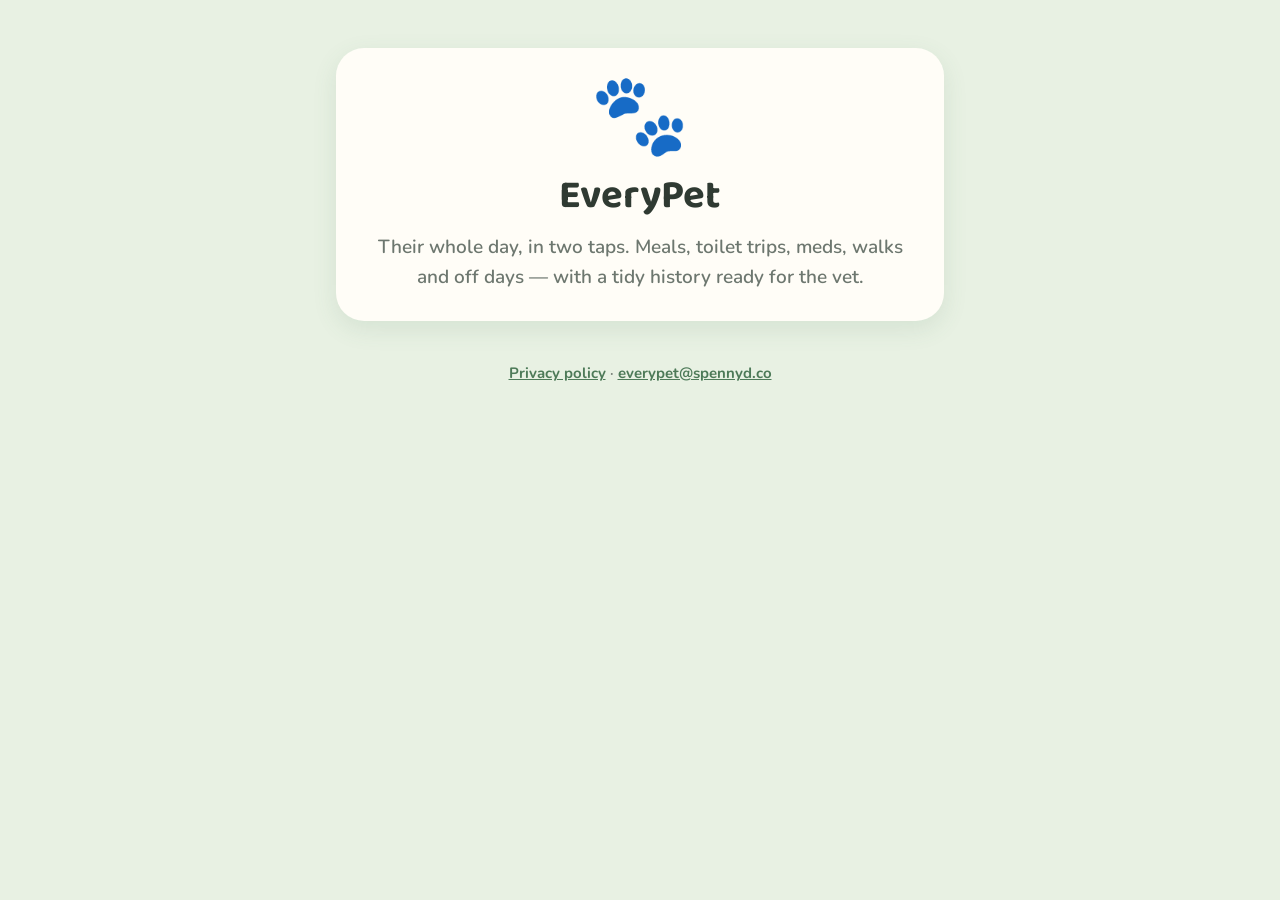
<file: index.html>
<!doctype html>
<html lang="en-GB">
  <head>
    <meta charset="utf-8" />
    <meta name="viewport" content="width=device-width, initial-scale=1" />
    <title>EveryPet</title>
    <meta name="description" content="Track your pet's day in two taps — meals, toilet trips, meds, walks and off days." />
    <link rel="icon" href="favicon.png" />
    <link rel="stylesheet" href="style.css" />
  </head>
  <body>
    <main>
      <div class="card center">
        <div class="hero">🐾</div>
        <h1>EveryPet</h1>
        <p class="lead">
          Their whole day, in two taps. Meals, toilet trips, meds, walks and off days — with a tidy history ready for
          the vet.
        </p>
      </div>
      <footer>
        <a href="privacy/">Privacy policy</a> ·
        <a href="mailto:everypet@spennyd.co">everypet@spennyd.co</a>
      </footer>
    </main>
  </body>
</html>
</file>
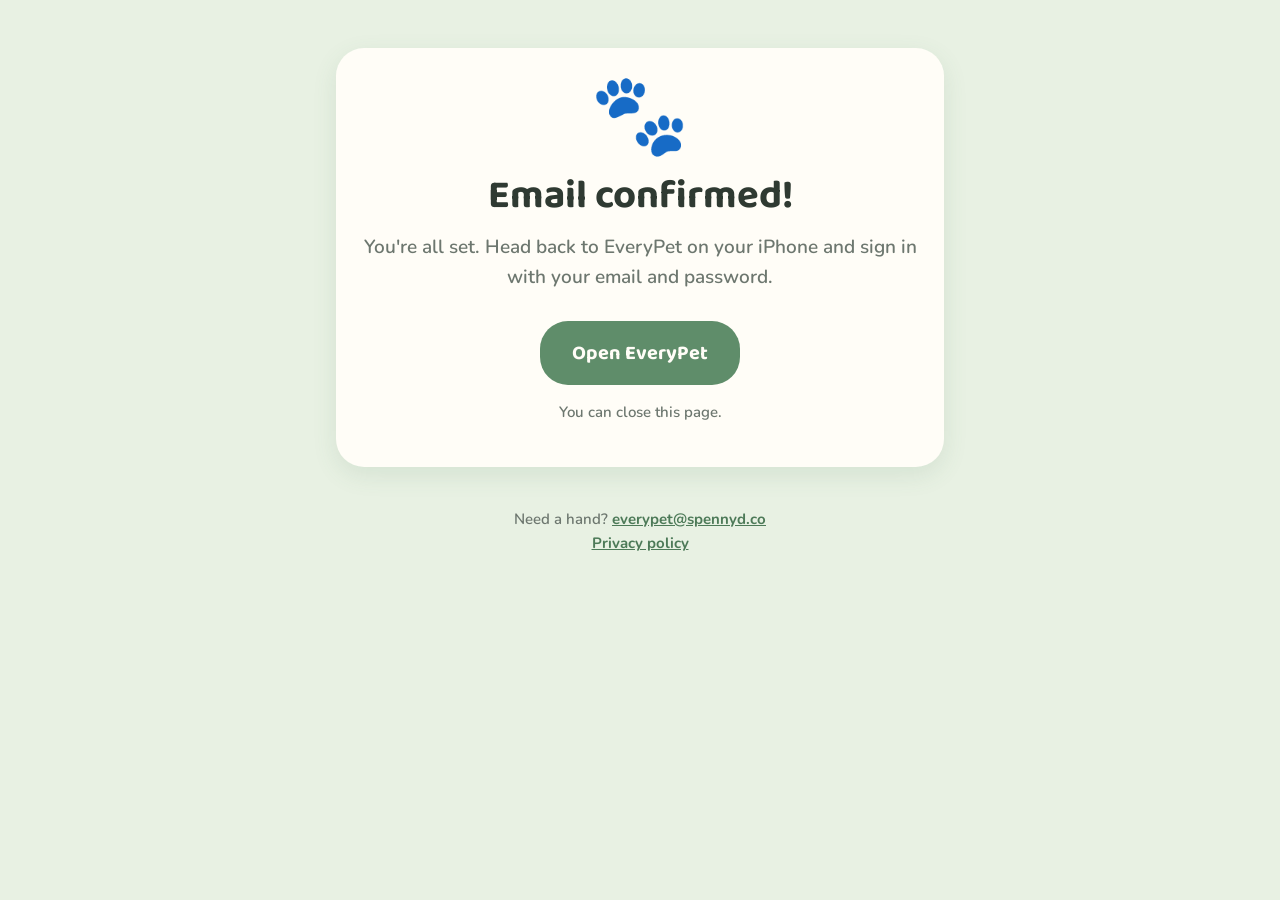
<file: confirmed/index.html>
<!doctype html>
<html lang="en-GB">
  <head>
    <meta charset="utf-8" />
    <meta name="viewport" content="width=device-width, initial-scale=1" />
    <meta name="referrer" content="no-referrer" />
    <meta name="robots" content="noindex" />
    <title>Email confirmed · EveryPet</title>
    <link rel="icon" href="../favicon.png" />
    <link rel="stylesheet" href="../style.css" />
    <script>
      // The confirmation link arrives with a sign-in token (or an error) in
      // the address. The app doesn't need it here, so drop it from the
      // address bar and history before anything else happens.
      (function () {
        var raw = (location.hash || '').replace(/^#/, '') + '&' + (location.search || '').replace(/^\?/, '');
        var params = new URLSearchParams(raw);
        window.everypetLinkFailed = params.has('error') || params.has('error_code');
        if (location.hash || location.search) {
          history.replaceState(null, '', location.pathname);
        }
      })();
    </script>
  </head>
  <body>
    <main>
      <div class="card center" id="ok">
        <div class="hero">🐾</div>
        <h1>Email confirmed!</h1>
        <p class="lead">You're all set. Head back to EveryPet on your iPhone and sign in with your email and password.</p>
        <a class="button" href="pawlog://">Open EveryPet</a>
        <p class="small">You can close this page.</p>
      </div>

      <div class="card center" id="failed" hidden>
        <div class="hero">🙈</div>
        <h1>That link has expired</h1>
        <p class="lead">Confirmation links only work once, and not forever.</p>
        <div class="notice">
          If you've already confirmed, just sign in to EveryPet. If not, create your account again in the app and we'll send a fresh link.
        </div>
        <a class="button" href="pawlog://">Open EveryPet</a>
      </div>

      <footer>
        Need a hand? <a href="mailto:everypet@spennyd.co">everypet@spennyd.co</a><br />
        <a href="../privacy/">Privacy policy</a>
      </footer>
    </main>
    <script>
      if (window.everypetLinkFailed) {
        document.getElementById('ok').hidden = true;
        document.getElementById('failed').hidden = false;
        document.title = 'Link expired · EveryPet';
      }
    </script>
  </body>
</html>
</file>
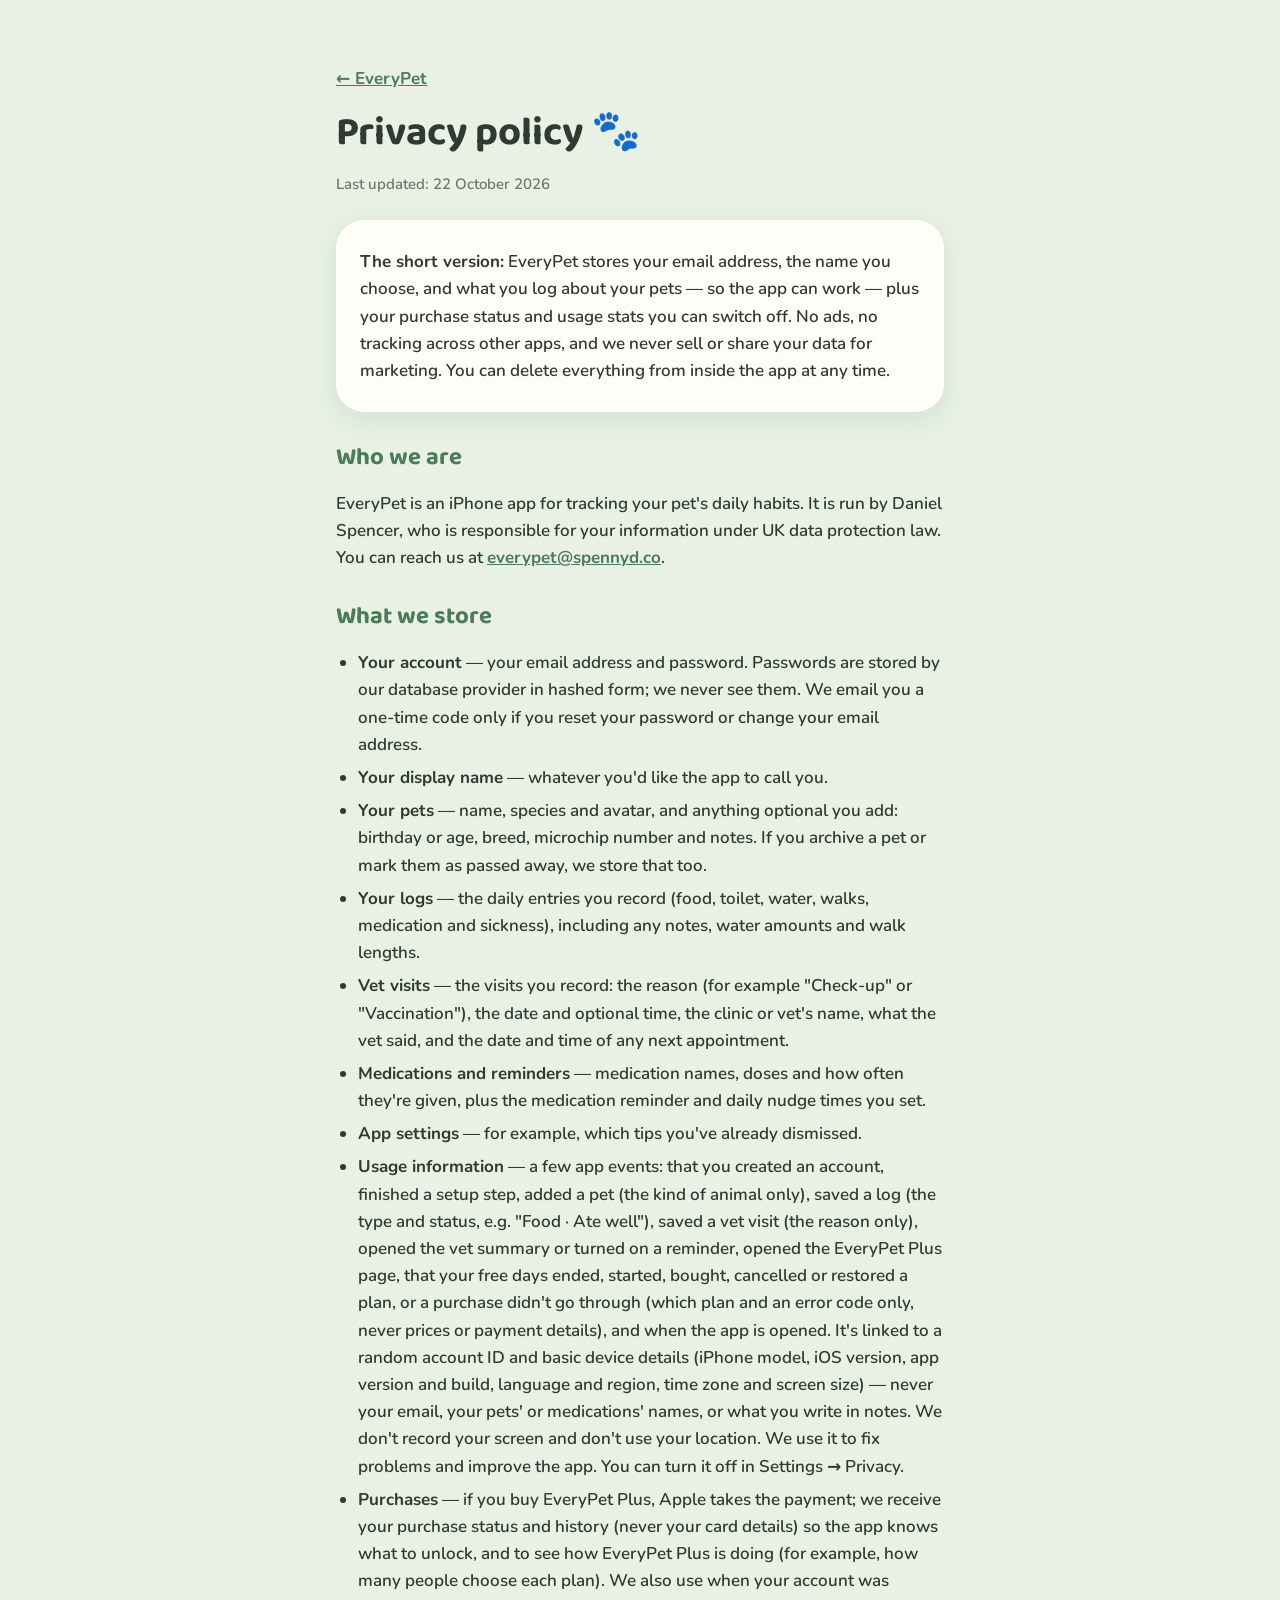
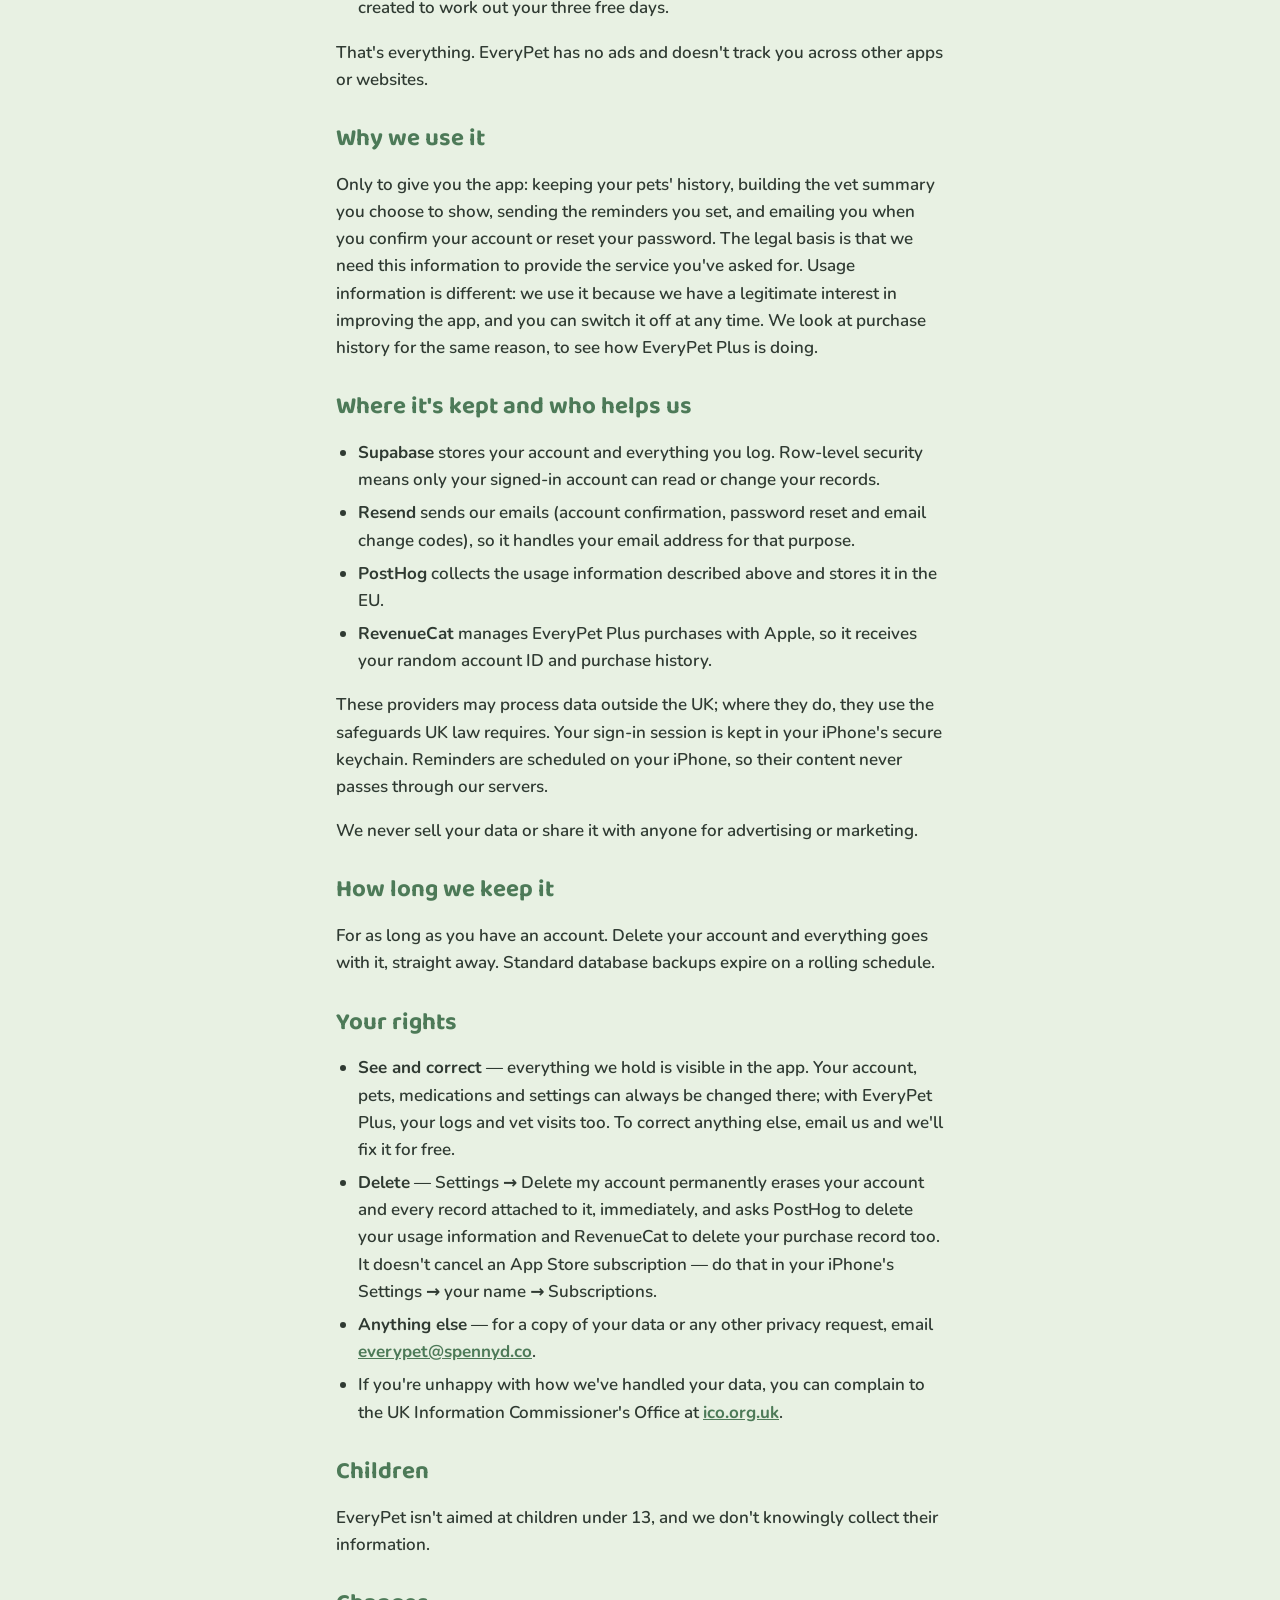
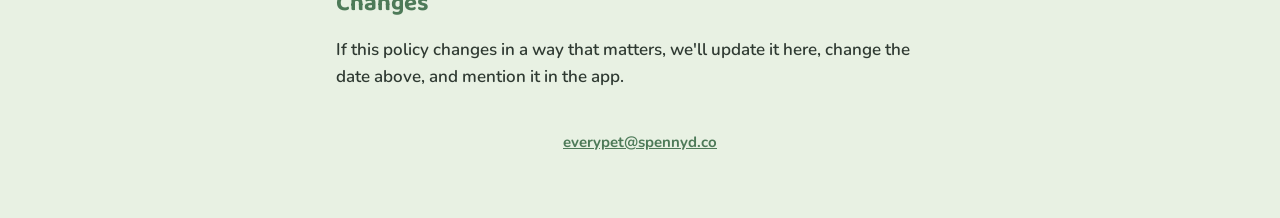
<file: privacy/index.html>
<!doctype html>
<html lang="en-GB">
  <head>
    <meta charset="utf-8" />
    <meta name="viewport" content="width=device-width, initial-scale=1" />
    <title>Privacy policy · EveryPet</title>
    <meta name="description" content="What EveryPet stores, why, and how to delete it." />
    <link rel="icon" href="../favicon.png" />
    <link rel="stylesheet" href="../style.css" />
  </head>
  <body>
    <main class="policy">
      <p><a href="../">← EveryPet</a></p>
      <h1>Privacy policy 🐾</h1>
      <p class="small">Last updated: 22 October 2026</p>

      <div class="card">
        <strong>The short version:</strong> EveryPet stores your email address, the name you choose, and what you
        log about your pets — so the app can work — plus your purchase status and usage stats you can switch off. No
        ads, no tracking across other apps, and we never sell or share your data for marketing. You can delete
        everything from inside the app at any time.
      </div>

      <h2>Who we are</h2>
      <p>
        EveryPet is an iPhone app for tracking your pet's daily habits. It is run by Daniel Spencer, who is
        responsible for your information under UK data protection law. You can reach us at
        <a href="mailto:everypet@spennyd.co">everypet@spennyd.co</a>.
      </p>

      <h2>What we store</h2>
      <ul>
        <li>
          <strong>Your account</strong> — your email address and password. Passwords are stored by our database
          provider in hashed form; we never see them. We email you a one-time code only if you reset your password or
          change your email address.
        </li>
        <li><strong>Your display name</strong> — whatever you'd like the app to call you.</li>
        <li>
          <strong>Your pets</strong> — name, species and avatar, and anything optional you add: birthday or age,
          breed, microchip number and notes. If you archive a pet or mark them as passed away, we store that too.
        </li>
        <li>
          <strong>Your logs</strong> — the daily entries you record (food, toilet, water, walks, medication and
          sickness), including any notes, water amounts and walk lengths.
        </li>
        <li>
          <strong>Vet visits</strong> — the visits you record: the reason (for example "Check-up" or "Vaccination"),
          the date and optional time, the clinic or vet's name, what the vet said, and the date and time of any next
          appointment.
        </li>
        <li>
          <strong>Medications and reminders</strong> — medication names, doses and how often they're given, plus the
          medication reminder and daily nudge times you set.
        </li>
        <li><strong>App settings</strong> — for example, which tips you've already dismissed.</li>
        <li>
          <strong>Usage information</strong> — a few app events: that you created an account, finished a setup step,
          added a pet (the kind of animal only), saved a log (the type and status, e.g. "Food · Ate well"), saved a
          vet visit (the reason only), opened the vet summary or turned on a reminder, opened the EveryPet Plus page,
          that your free days ended, started, bought, cancelled or restored a plan, or a purchase didn't go through
          (which plan and an error code only, never prices or payment details), and when the app is opened. It's
          linked to a random account ID and basic device details (iPhone model, iOS version, app version and build,
          language and region, time zone and screen size) — never your email, your pets' or medications' names, or
          what you write in notes. We don't record your screen and don't use your location. We use it to fix problems
          and improve the app. You can turn it off in Settings → Privacy.
        </li>
        <li>
          <strong>Purchases</strong> — if you buy EveryPet Plus, Apple takes the payment; we receive your purchase
          status and history (never your card details) so the app knows what to unlock, and to see how EveryPet Plus
          is doing (for example, how many people choose each plan). We also use when your account was created to work
          out your three free days.
        </li>
      </ul>
      <p>That's everything. EveryPet has no ads and doesn't track you across other apps or websites.</p>

      <h2>Why we use it</h2>
      <p>
        Only to give you the app: keeping your pets' history, building the vet summary you choose to show, sending the
        reminders you set, and emailing you when you confirm your account or reset your password. The legal basis is
        that we need this information to provide the service you've asked for. Usage information is different: we
        use it because we have a legitimate interest in improving the app, and you can switch it off at any time. We
        look at purchase history for the same reason, to see how EveryPet Plus is doing.
      </p>

      <h2>Where it's kept and who helps us</h2>
      <ul>
        <li>
          <strong>Supabase</strong> stores your account and everything you log. Row-level security means only your
          signed-in account can read or change your records.
        </li>
        <li>
          <strong>Resend</strong> sends our emails (account confirmation, password reset and email change codes), so
          it handles your email address for that purpose.
        </li>
        <li>
          <strong>PostHog</strong> collects the usage information described above and stores it in the EU.
        </li>
        <li>
          <strong>RevenueCat</strong> manages EveryPet Plus purchases with Apple, so it receives your random account
          ID and purchase history.
        </li>
      </ul>
      <p>
        These providers may process data outside the UK; where they do, they use the safeguards UK law requires. Your
        sign-in session is kept in your iPhone's secure keychain. Reminders are scheduled on your iPhone, so their
        content never passes through our servers.
      </p>
      <p>We never sell your data or share it with anyone for advertising or marketing.</p>

      <h2>How long we keep it</h2>
      <p>
        For as long as you have an account. Delete your account and everything goes with it, straight away. Standard
        database backups expire on a rolling schedule.
      </p>

      <h2>Your rights</h2>
      <ul>
        <li>
          <strong>See and correct</strong> — everything we hold is visible in the app. Your account, pets,
          medications and settings can always be changed there; with EveryPet Plus, your logs and vet visits too. To
          correct anything else, email us and we'll fix it for free.
        </li>
        <li>
          <strong>Delete</strong> — Settings → Delete my account permanently erases your account and every record
          attached to it, immediately, and asks PostHog to delete your usage information and RevenueCat to delete
          your purchase record too. It doesn't cancel an App Store subscription — do that in your iPhone's Settings →
          your name → Subscriptions.
        </li>
        <li>
          <strong>Anything else</strong> — for a copy of your data or any other privacy request, email
          <a href="mailto:everypet@spennyd.co">everypet@spennyd.co</a>.
        </li>
        <li>
          If you're unhappy with how we've handled your data, you can complain to the UK Information Commissioner's
          Office at <a href="https://ico.org.uk/make-a-complaint/">ico.org.uk</a>.
        </li>
      </ul>

      <h2>Children</h2>
      <p>EveryPet isn't aimed at children under 13, and we don't knowingly collect their information.</p>

      <h2>Changes</h2>
      <p>If this policy changes in a way that matters, we'll update it here, change the date above, and mention it in the app.</p>

      <footer>
        <a href="mailto:everypet@spennyd.co">everypet@spennyd.co</a>
      </footer>
    </main>
  </body>
</html>
</file>
<file: style.css>
/* EveryPet site — colours mirror the app's theme tokens (src/theme/tokens.ts). */

@font-face {
  font-family: 'Baloo 2';
  src: url('fonts/baloo-2-latin-700-normal.woff2') format('woff2');
  font-weight: 700;
  font-display: swap;
}
@font-face {
  font-family: 'Nunito';
  src: url('fonts/nunito-latin-600-normal.woff2') format('woff2');
  font-weight: 600;
  font-display: swap;
}
@font-face {
  font-family: 'Nunito';
  src: url('fonts/nunito-latin-700-normal.woff2') format('woff2');
  font-weight: 700;
  font-display: swap;
}

:root {
  --sage-bg: #e8f1e3;
  --sage: #5f8d6a;
  --sage-deep: #4d7a58;
  --sage-mid: #8fb996;
  --sage-soft: #ddead7;
  --cream: #fffdf7;
  --ink: #2f3a32;
  --muted: #6d776f;
  --coral: #e4907f;
  --warn: #fdf2ef;
}

* {
  box-sizing: border-box;
}

body {
  margin: 0;
  min-height: 100vh;
  background: var(--sage-bg);
  color: var(--ink);
  font-family: 'Nunito', -apple-system, system-ui, sans-serif;
  font-weight: 600;
  font-size: 17px;
  line-height: 1.6;
  -webkit-font-smoothing: antialiased;
}

main {
  max-width: 640px;
  margin: 0 auto;
  padding: 48px 16px 64px;
}

h1,
h2 {
  font-family: 'Baloo 2', -apple-system, system-ui, sans-serif;
  font-weight: 700;
  line-height: 1.2;
  margin: 0;
}
h1 {
  font-size: 40px;
}
h2 {
  font-size: 24px;
  margin-top: 32px;
  color: var(--sage-deep);
}

a {
  color: var(--sage-deep);
  font-weight: 700;
}

.card {
  background: var(--cream);
  border-radius: 28px;
  padding: 28px 24px;
  box-shadow: 0 8px 24px rgba(77, 122, 88, 0.12);
}

.center {
  text-align: center;
}

.hero {
  font-size: 80px;
  line-height: 1;
  margin-bottom: 16px;
}

.lead {
  font-size: 19px;
  color: var(--muted);
  margin: 12px 0 0;
}

.button {
  display: inline-block;
  margin-top: 28px;
  padding: 16px 32px;
  border-radius: 28px;
  background: var(--sage);
  color: var(--cream);
  font-family: 'Baloo 2', -apple-system, system-ui, sans-serif;
  font-size: 20px;
  text-decoration: none;
}

.small {
  font-size: 15px;
  color: var(--muted);
}

.notice {
  background: var(--warn);
  border-radius: 22px;
  padding: 16px 20px;
  margin-top: 24px;
}

footer {
  margin-top: 40px;
  text-align: center;
  font-size: 15px;
  color: var(--muted);
}

[hidden] {
  display: none !important;
}

/* Policy text */
.policy ul {
  padding-left: 22px;
}
.policy li {
  margin: 6px 0;
}
.policy .card {
  margin-top: 24px;
}
</file>
